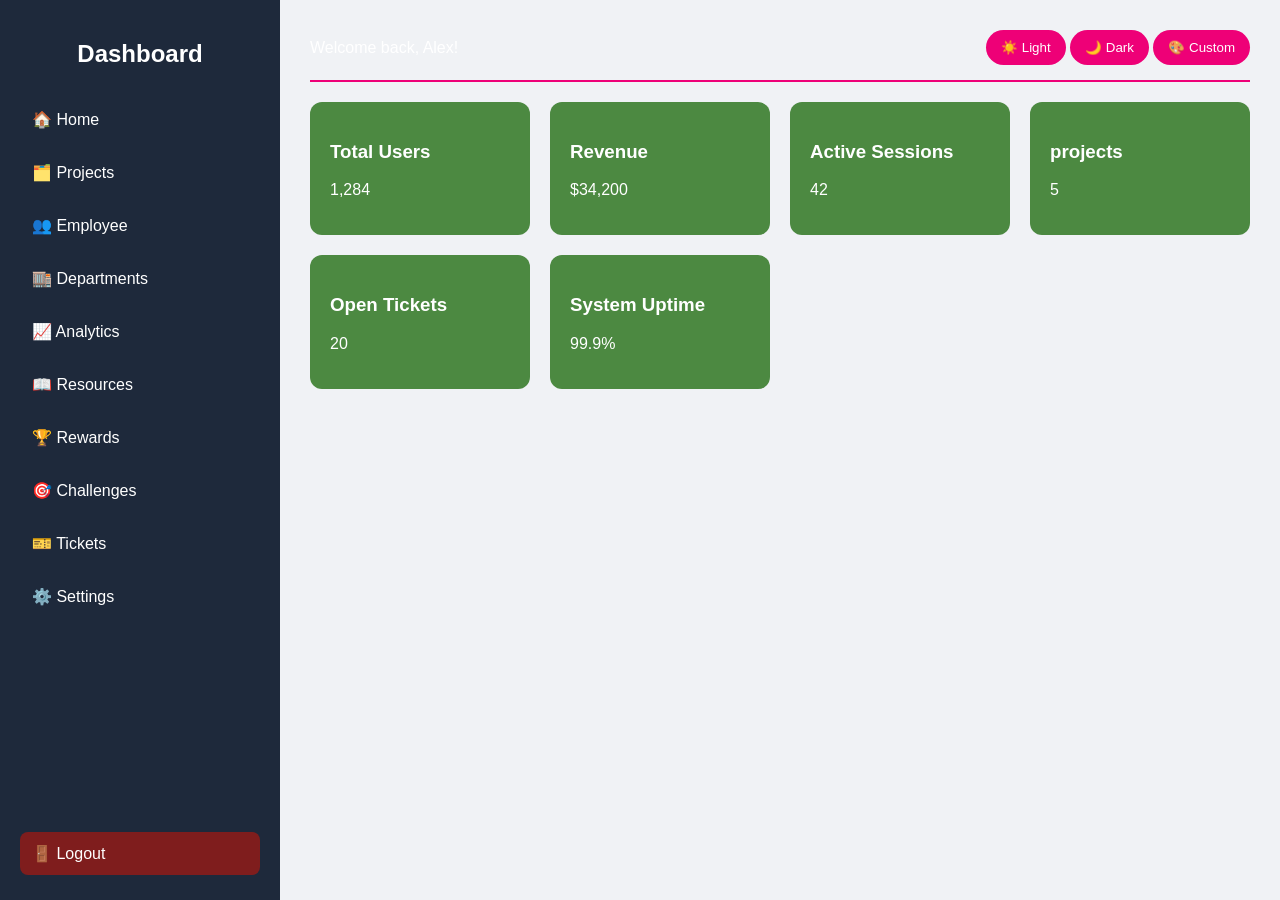
<file: index.html>
<!DOCTYPE html>
<html lang="en">
<head>
    <meta charset="UTF-8">
    <meta name="viewport" content="width=device-width, initial-scale=1.0">
    <title>Theme Switcher Dashboard</title>
    <link rel="stylesheet" href="style.css">
</head>
<body>
    <div class="dashboard">
    <aside class="sidebar">
        <h2>Dashboard</h2>
        <nav>
            <div class="menu-item">🏠 Home</div>
            <div class="menu-item">🗂️ Projects</div>
            <div class="menu-item">👥 Employee</div>
            <div class="menu-item">🏬 Departments</div>
            <div class="menu-item">📈 Analytics</div>
            <div class="menu-item">📖 Resources</div>
            <div class="menu-item">🏆 Rewards</div>
            <div class="menu-item">🎯 Challenges</div>
            <div class="menu-item">🎫 Tickets</div>
            <div class="menu-item">⚙️ Settings</div>
            <div class="menu-item logout">🚪 Logout</div>
        </nav>
    </aside>

    <main class="content">
        <header>
            <div class="user-profile">Welcome back, Alex!</div>
            <div class="theme-controls">
                <button onclick="changeTheme('light')">☀️ Light</button>
                <button onclick="changeTheme('dark')">🌙 Dark</button>
                <button onclick="changeTheme('custom')">🎨 Custom</button>
            </div>
        </header>

        <section class="grid">
            <div class="card"><h3>Total Users</h3><p>1,284</p></div>
            <div class="card"><h3>Revenue</h3><p>$34,200</p></div>
            <div class="card"><h3>Active Sessions</h3><p>42</p></div>
            <div class="card"><h3>projects</h3><p>5</p></div>
            <div class="card"><h3>Open Tickets</h3><p>20</p></div>
            <div class="card"><h3>System Uptime</h3><p>99.9%</p></div>
        </section>
    </main>
</div>
    <script src="main.js"></script>
</body>
</html>
</file>
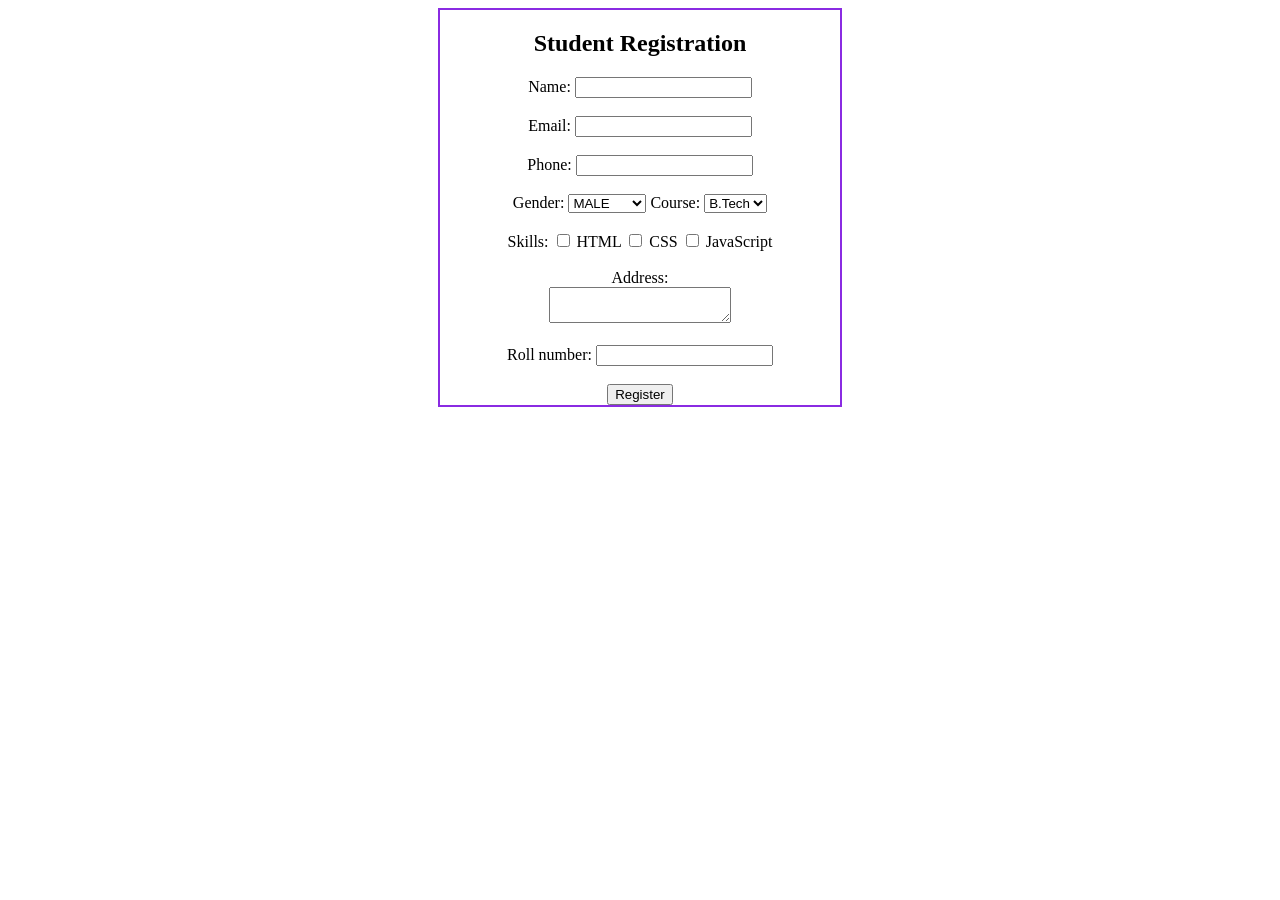
<file: forms/index.html>
<!DOCTYPE html>
<html lang="en">
<head>
    <meta charset="UTF-8">
    <meta name="viewport" content="width=device-width, initial-scale=1.0">
    <title><style></style>Student Registration</title>

<style>
   .student{ 
    border: 2px solid blueviolet;
    width: 400px;
  }
</style>
</head>
<body>
<center>
    <div  class="student">
      
<form>
 <legend><h2>Student Registration</h2></legend>

  Name: <style>input { color: #f00707; }</style><input type="text"><br><br>
  Email:<style>input { color: blue; }</style> <input type="email"><br><br>
  Phone: <input type="tel"><br><br>
  Gender:
  <select>
  <option>MALE</option>
    <option>FEMALE</option>
    <option>OTHERS</option>
   </select>
  Course:
  <select>
    <option>B.Tech</option>
    <option>MBA</option>
    <option>MCA</option>
  </select><br><br>

  Skills:

  <input type="checkbox" > HTML

  <input type="checkbox"> CSS

  <input type="checkbox"> JavaScript<br><br>

   Address:<br>
  <textarea></textarea><br><br>
  Roll number: <input type="text"><br><br>

  <button type=id="submit">Register</button>
  <style>
    #submit{
      background-color: rgb(0, 255, 255);
      border: none;
      padding: 10px 20px;
      font-weight: bold;
      cursor: pointer;
    }
    
 
</form>
</div>
 </center>

</body>
</html>
</file>
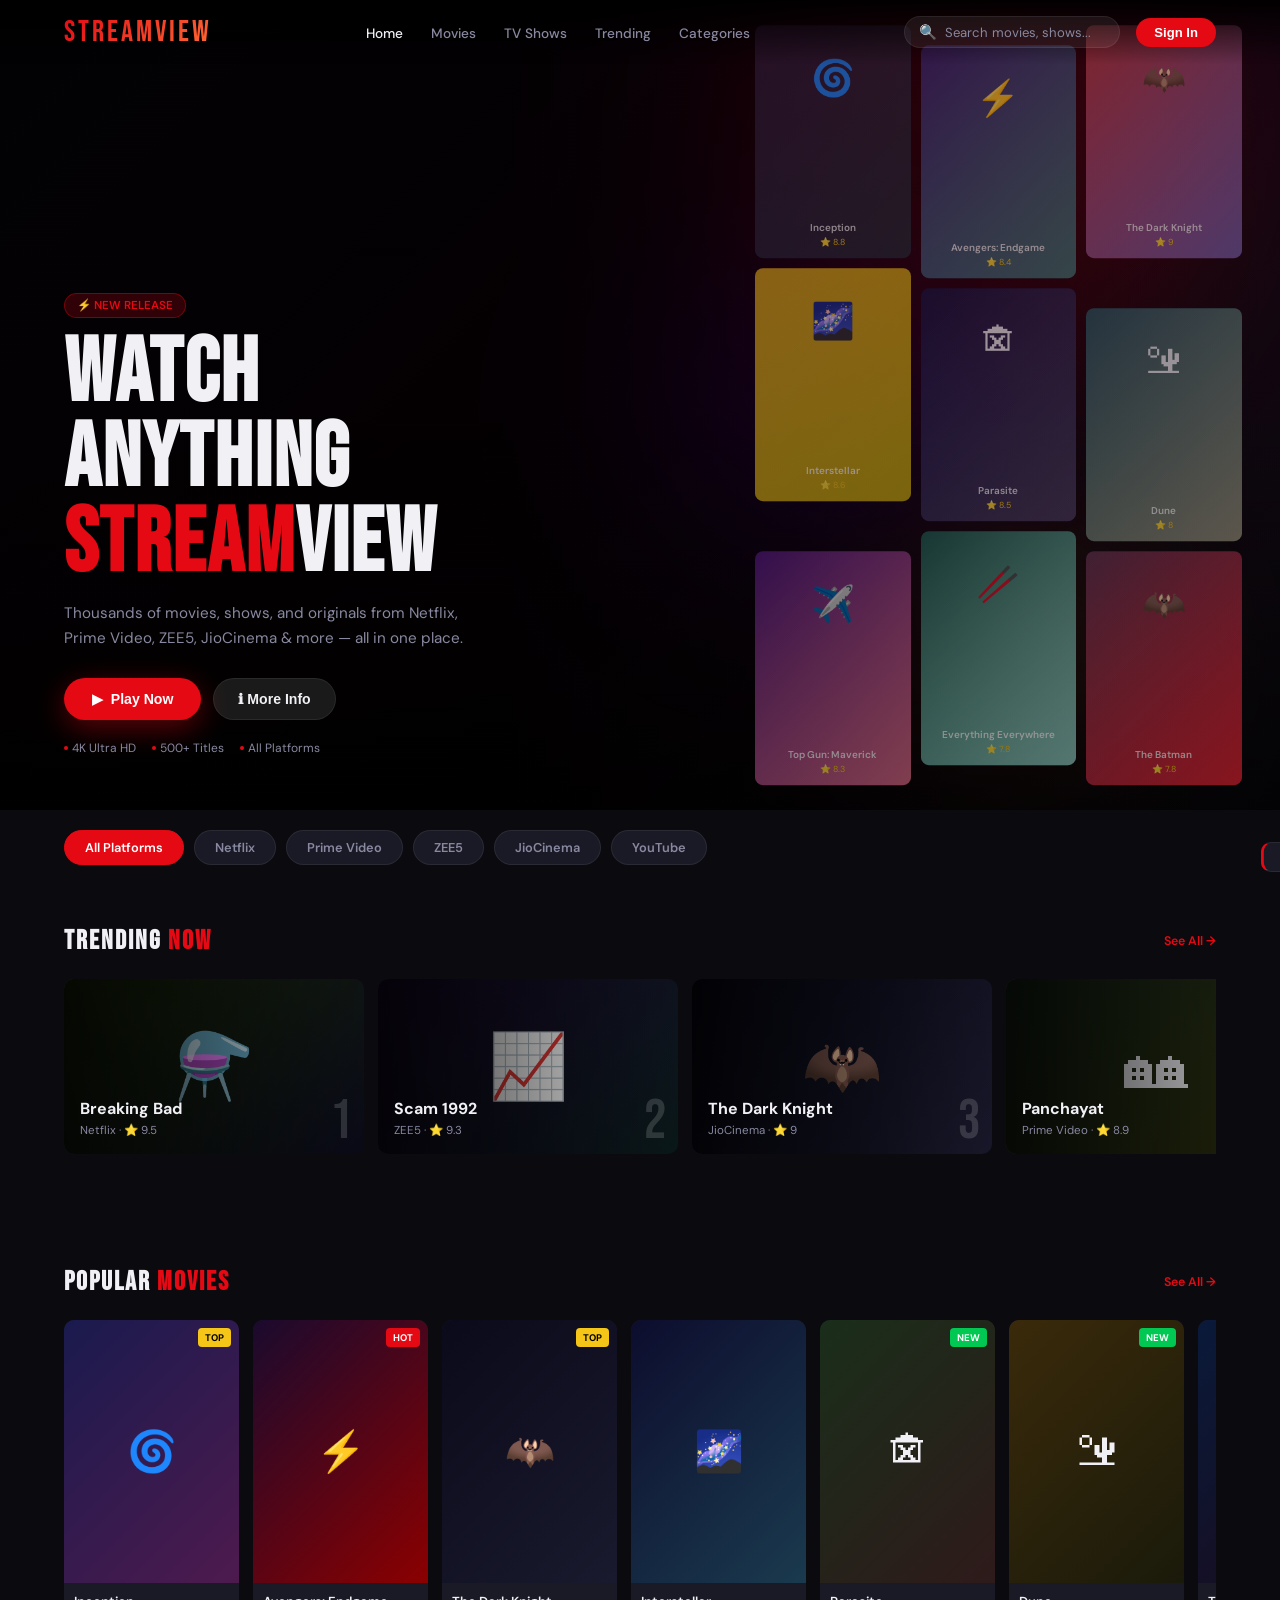
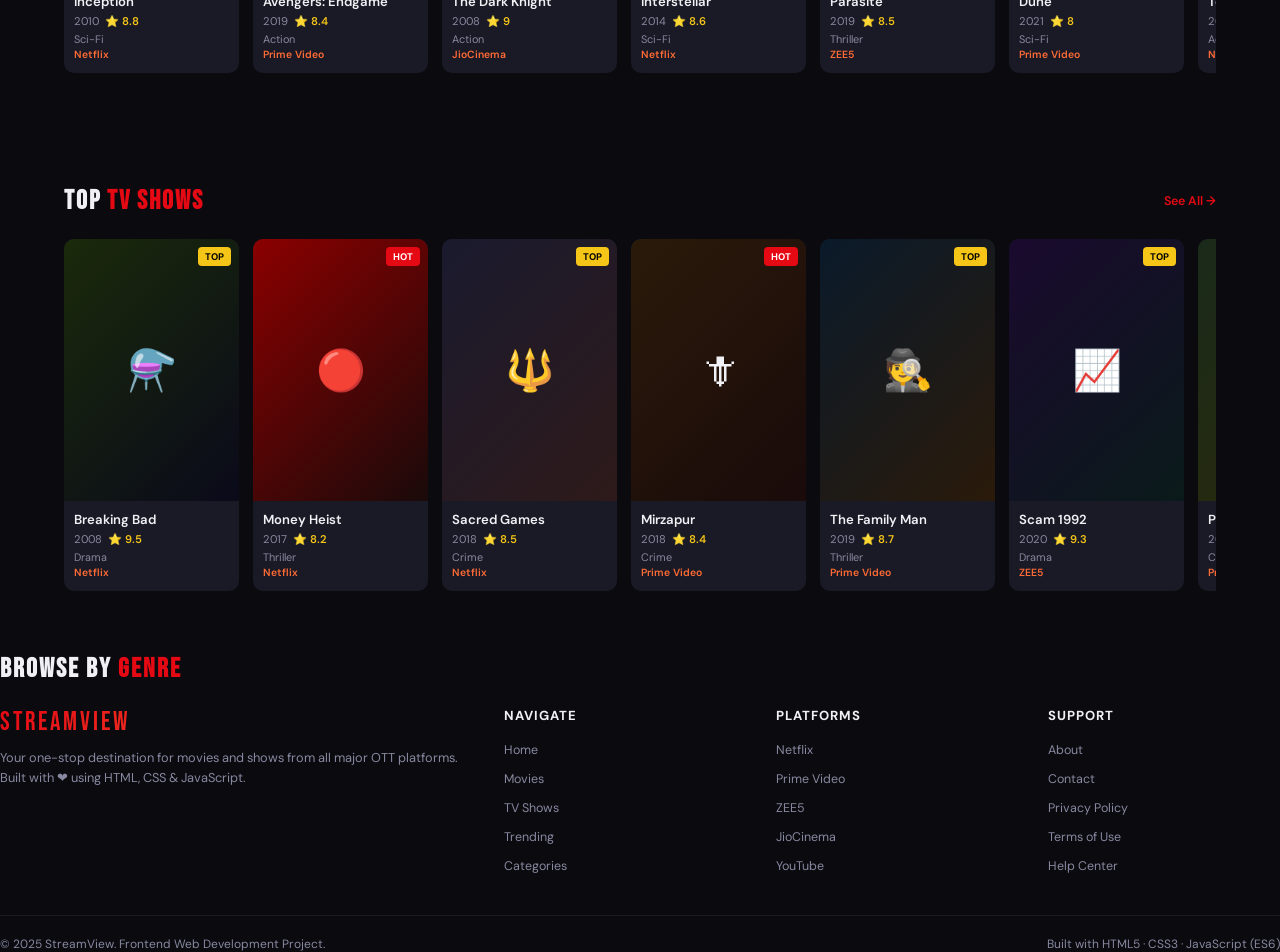
<file: project/index.html>
<!DOCTYPE html>
<html lang="en">
<head>
  <meta charset="UTF-8" />
  <meta name="viewport" content="width=device-width, initial-scale=1.0"/>
  <title>StreamView – Watch Anything</title>
  <link href="https://fonts.googleapis.com/css2?family=Bebas+Neue&family=DM+Sans:wght@300;400;500;600&display=swap" rel="stylesheet"/>
  <style>
    /* ── RESET & BASE ────────────────────────────── */
    *, *::before, *::after { box-sizing: border-box; margin: 0; padding: 0; }
    :root {
      --bg:       #0a0a0f;
      --surface:  #13131a;
      --card:     #1a1a26;
      --accent:   #e50914;
      --accent2:  #ff6b35;
      --gold:     #f5c518;
      --text:     #f0f0f5;
      --muted:    #8888a0;
      --border:   rgba(255,255,255,0.07);
      --font-h:   'Bebas Neue', cursive;
      --font-b:   'DM Sans', sans-serif;
      --radius:   10px;
    }
    html { scroll-behavior: smooth; }
    body {
      background: var(--bg);
      color: var(--text);
      font-family: var(--font-b);
      min-height: 100vh;
      overflow-x: hidden;
    }
    a { text-decoration: none; color: inherit; }
    img { display: block; width: 100%; }

    /* ── SCROLLBAR ───────────────────────────────── */
    ::-webkit-scrollbar { width: 6px; height: 6px; }
    ::-webkit-scrollbar-track { background: var(--bg); }
    ::-webkit-scrollbar-thumb { background: var(--accent); border-radius: 4px; }

    /* ── NAVBAR ──────────────────────────────────── */
    nav {
      position: fixed; top: 0; left: 0; width: 100%; z-index: 100;
      display: flex; align-items: center; justify-content: space-between;
      padding: 0 5vw;
      height: 64px;
      background: linear-gradient(to bottom, rgba(0,0,0,0.92) 0%, transparent 100%);
      backdrop-filter: blur(0px);
      transition: background 0.3s, backdrop-filter 0.3s;
    }
    nav.scrolled {
      background: rgba(10,10,15,0.97);
      backdrop-filter: blur(12px);
      border-bottom: 1px solid var(--border);
    }
    .nav-logo {
      font-family: var(--font-h);
      font-size: 1.9rem;
      letter-spacing: 3px;
      background: linear-gradient(135deg, var(--accent), var(--accent2));
      -webkit-background-clip: text;
      -webkit-text-fill-color: transparent;
    }
    .nav-links {
      display: flex; gap: 28px; list-style: none;
    }
    .nav-links a {
      font-size: 0.85rem; font-weight: 500; color: var(--muted);
      transition: color 0.2s;
    }
    .nav-links a:hover, .nav-links a.active { color: var(--text); }
    .nav-right {
      display: flex; align-items: center; gap: 16px;
    }
    .search-bar {
      display: flex; align-items: center; gap: 8px;
      background: rgba(255,255,255,0.07);
      border: 1px solid var(--border);
      border-radius: 50px;
      padding: 6px 14px;
      transition: background 0.2s, border-color 0.2s;
    }
    .search-bar:focus-within {
      background: rgba(255,255,255,0.12);
      border-color: var(--accent);
    }
    .search-bar input {
      background: none; border: none; outline: none;
      color: var(--text); font-family: var(--font-b);
      font-size: 0.82rem; width: 160px;
    }
    .search-bar input::placeholder { color: var(--muted); }
    .search-icon { color: var(--muted); font-size: 0.9rem; }
    .btn-signin {
      background: var(--accent);
      color: #fff; font-weight: 600; font-size: 0.82rem;
      padding: 7px 18px; border-radius: 50px;
      border: none; cursor: pointer;
      transition: opacity 0.2s, transform 0.15s;
    }
    .btn-signin:hover { opacity: 0.88; transform: scale(1.04); }
    .hamburger { display: none; flex-direction: column; gap: 5px; cursor: pointer; }
    .hamburger span { width: 24px; height: 2px; background: var(--text); border-radius: 2px; }

    /* ── HERO ────────────────────────────────────── */
    .hero {
      position: relative;
      height: 90vh; min-height: 560px;
      display: flex; align-items: flex-end;
      padding: 0 5vw 6vh;
      overflow: hidden;
    }
    .hero-bg {
      position: absolute; inset: 0;
      background: linear-gradient(135deg, #0d0d1a 0%, #1a0010 40%, #0a0a0f 100%);
    }
    .hero-bg::after {
      content: '';
      position: absolute; inset: 0;
      background: linear-gradient(to right, rgba(0,0,0,0.85) 40%, transparent 100%),
                  linear-gradient(to top, rgba(0,0,0,0.7) 0%, transparent 50%);
    }
    /* Animated floating orbs */
    .orb {
      position: absolute; border-radius: 50%;
      filter: blur(80px); opacity: 0.18;
      animation: drift 10s ease-in-out infinite alternate;
    }
    .orb1 { width: 500px; height: 500px; background: var(--accent); top: -100px; right: 5%; animation-delay: 0s; }
    .orb2 { width: 350px; height: 350px; background: #6600cc; top: 30%; right: 25%; animation-delay: -4s; }
    .orb3 { width: 280px; height: 280px; background: var(--accent2); bottom: 0; right: 10%; animation-delay: -7s; }
    @keyframes drift {
      from { transform: translate(0, 0) scale(1); }
      to   { transform: translate(30px, -40px) scale(1.1); }
    }
    /* Fake movie poster grid on right */
    .hero-posters {
      position: absolute; right: 3%; top: 50%; transform: translateY(-50%);
      display: grid; grid-template-columns: repeat(3,1fr); gap: 10px;
      width: 38%; opacity: 0.6;
    }
    .poster-tile {
      border-radius: 8px; overflow: hidden;
      aspect-ratio: 2/3;
      animation: fadeSlide 0.8s ease both;
    }
    .poster-tile:nth-child(1)  { animation-delay: 0.1s; background: linear-gradient(135deg,#1a1a2e,#16213e); }
    .poster-tile:nth-child(2)  { animation-delay: 0.2s; background: linear-gradient(135deg,#2d1b69,#11998e); margin-top: 20px; }
    .poster-tile:nth-child(3)  { animation-delay: 0.3s; background: linear-gradient(135deg,#c0392b,#8e44ad); }
    .poster-tile:nth-child(4)  { animation-delay: 0.4s; background: linear-gradient(135deg,#f7971e,#ffd200); margin-top: -20px; }
    .poster-tile:nth-child(5)  { animation-delay: 0.5s; background: linear-gradient(135deg,#0f0c29,#302b63); }
    .poster-tile:nth-child(6)  { animation-delay: 0.6s; background: linear-gradient(135deg,#134e5e,#71b280); margin-top: 20px; }
    .poster-tile:nth-child(7)  { animation-delay: 0.7s; background: linear-gradient(135deg,#3a1c71,#d76d77); }
    .poster-tile:nth-child(8)  { animation-delay: 0.8s; background: linear-gradient(135deg,#1f4037,#99f2c8); margin-top: -20px; }
    .poster-tile:nth-child(9)  { animation-delay: 0.9s; background: linear-gradient(135deg,#4b1248,#f10711); }
    .poster-tile .poster-inner {
      width: 100%; height: 100%;
      display: flex; flex-direction: column; align-items: center; justify-content: flex-end;
      padding: 10px 8px;
    }
    .poster-tile .p-title { font-size: 0.62rem; font-weight: 600; text-align: center; color: rgba(255,255,255,0.85); }
    .poster-tile .p-rating { font-size: 0.55rem; color: var(--gold); margin-top: 2px; }

    @keyframes fadeSlide {
      from { opacity: 0; transform: translateY(20px); }
      to   { opacity: 1; transform: translateY(0); }
    }
    .hero-content { position: relative; z-index: 2; max-width: 540px; }
    .hero-badge {
      display: inline-flex; align-items: center; gap: 6px;
      background: rgba(229,9,20,0.2); border: 1px solid rgba(229,9,20,0.4);
      color: var(--accent); font-size: 0.72rem; font-weight: 600;
      padding: 4px 12px; border-radius: 50px;
      margin-bottom: 14px;
      animation: fadeSlide 0.6s 0.2s ease both;
    }
    .hero-title {
      font-family: var(--font-h);
      font-size: clamp(3rem, 7vw, 6rem);
      line-height: 0.95;
      letter-spacing: 2px;
      margin-bottom: 14px;
      animation: fadeSlide 0.6s 0.35s ease both;
    }
    .hero-title span { color: var(--accent); }
    .hero-desc {
      font-size: 0.95rem; color: var(--muted); line-height: 1.6;
      margin-bottom: 28px; max-width: 420px;
      animation: fadeSlide 0.6s 0.5s ease both;
    }
    .hero-actions {
      display: flex; gap: 12px; flex-wrap: wrap;
      animation: fadeSlide 0.6s 0.65s ease both;
    }
    .btn-play {
      display: flex; align-items: center; gap: 8px;
      background: var(--accent); color: #fff;
      font-weight: 700; font-size: 0.88rem;
      padding: 12px 28px; border-radius: 50px; border: none; cursor: pointer;
      transition: transform 0.15s, box-shadow 0.2s;
      box-shadow: 0 8px 30px rgba(229,9,20,0.4);
    }
    .btn-play:hover { transform: scale(1.05); box-shadow: 0 12px 40px rgba(229,9,20,0.55); }
    .btn-info {
      display: flex; align-items: center; gap: 8px;
      background: rgba(255,255,255,0.1); color: var(--text);
      font-weight: 600; font-size: 0.88rem;
      padding: 12px 24px; border-radius: 50px; border: 1px solid var(--border); cursor: pointer;
      transition: background 0.2s;
    }
    .btn-info:hover { background: rgba(255,255,255,0.18); }
    .hero-meta {
      display: flex; gap: 16px; margin-top: 20px;
      animation: fadeSlide 0.6s 0.8s ease both;
    }
    .meta-chip {
      font-size: 0.75rem; color: var(--muted);
      display: flex; align-items: center; gap: 4px;
    }
    .meta-chip .dot { width: 4px; height: 4px; border-radius: 50%; background: var(--accent); }

    /* ── SECTION COMMON ──────────────────────────── */
    .section { padding: 50px 5vw; }
    .section-header {
      display: flex; align-items: center; justify-content: space-between;
      margin-bottom: 22px;
    }
    .section-title {
      font-family: var(--font-h);
      font-size: 1.7rem; letter-spacing: 2px;
    }
    .section-title span { color: var(--accent); }
    .see-all {
      font-size: 0.78rem; color: var(--accent); font-weight: 600;
      cursor: pointer; transition: opacity 0.2s;
    }
    .see-all:hover { opacity: 0.7; }

    /* ── PLATFORM CATEGORIES ─────────────────────── */
    .platforms { padding: 20px 5vw 10px; }
    .platform-tabs {
      display: flex; gap: 10px; flex-wrap: wrap;
    }
    .platform-tab {
      padding: 8px 20px; border-radius: 50px;
      font-size: 0.8rem; font-weight: 600;
      border: 1px solid var(--border);
      cursor: pointer; transition: all 0.2s;
      background: var(--card); color: var(--muted);
    }
    .platform-tab.active, .platform-tab:hover {
      background: var(--accent); color: #fff; border-color: var(--accent);
    }

    /* ── MOVIE ROWS (SCROLLABLE) ─────────────────── */
    .movies-row {
      display: flex; gap: 14px;
      overflow-x: auto; padding-bottom: 12px;
      scroll-snap-type: x mandatory;
      scrollbar-width: thin;
    }
    .movies-row::-webkit-scrollbar { height: 3px; }

    /* ── MOVIE CARD ──────────────────────────────── */
    .movie-card {
      flex: 0 0 175px;
      border-radius: var(--radius); overflow: hidden;
      background: var(--card);
      cursor: pointer;
      scroll-snap-align: start;
      transition: transform 0.25s, box-shadow 0.25s;
      position: relative;
    }
    .movie-card:hover { transform: scale(1.06) translateY(-4px); box-shadow: 0 20px 50px rgba(0,0,0,0.6); z-index: 5; }
    .movie-card:hover .card-overlay { opacity: 1; }
    .card-poster {
      aspect-ratio: 2/3;
      position: relative;
    }
    .card-poster-bg {
      width: 100%; height: 100%;
      display: flex; align-items: center; justify-content: center;
      font-size: 2.5rem;
    }
    .card-badge {
      position: absolute; top: 8px; right: 8px;
      background: var(--accent); color: #fff;
      font-size: 0.6rem; font-weight: 700;
      padding: 3px 7px; border-radius: 4px;
    }
    .card-badge.new { background: #00c853; }
    .card-badge.top { background: var(--gold); color: #000; }
    .card-overlay {
      position: absolute; inset: 0;
      background: linear-gradient(to top, rgba(0,0,0,0.9) 0%, transparent 60%);
      opacity: 0; transition: opacity 0.25s;
      display: flex; align-items: center; justify-content: center;
    }
    .play-btn {
      width: 44px; height: 44px; border-radius: 50%;
      background: rgba(229,9,20,0.9);
      display: flex; align-items: center; justify-content: center;
      font-size: 1rem;
    }
    .card-info { padding: 10px 10px 12px; }
    .card-title { font-size: 0.82rem; font-weight: 600; margin-bottom: 4px; white-space: nowrap; overflow: hidden; text-overflow: ellipsis; }
    .card-meta { display: flex; align-items: center; gap: 6px; }
    .card-year { font-size: 0.7rem; color: var(--muted); }
    .card-rating {
      display: flex; align-items: center; gap: 3px;
      font-size: 0.7rem; color: var(--gold); font-weight: 600;
    }
    .card-genre { font-size: 0.68rem; color: var(--muted); margin-top: 4px; }
    .card-platform { font-size: 0.65rem; color: var(--accent2); font-weight: 600; margin-top: 2px; }

    /* ── TRENDING (large banner cards) ───────────── */
    .trending-card {
      flex: 0 0 300px; height: 175px;
      border-radius: var(--radius); overflow: hidden;
      position: relative; cursor: pointer;
      scroll-snap-align: start;
      transition: transform 0.25s;
    }
    .trending-card:hover { transform: scale(1.04); z-index: 5; }
    .trending-bg { width: 100%; height: 100%; }
    .trending-overlay {
      position: absolute; inset: 0;
      background: linear-gradient(to right, rgba(0,0,0,0.8) 0%, rgba(0,0,0,0.1) 100%);
      display: flex; flex-direction: column; justify-content: flex-end; padding: 16px;
    }
    .trending-num {
      font-family: var(--font-h); font-size: 3.5rem; line-height: 1;
      color: rgba(255,255,255,0.15); position: absolute; right: 12px; bottom: 4px;
    }
    .trending-title { font-size: 1rem; font-weight: 700; margin-bottom: 4px; }
    .trending-sub { font-size: 0.72rem; color: var(--muted); }

    /* ── SEARCH RESULTS ──────────────────────────── */
    #search-results {
      display: none; padding: 20px 5vw;
    }
    #search-results.active { display: block; }
    .results-grid {
      display: grid;
      grid-template-columns: repeat(auto-fill, minmax(155px, 1fr));
      gap: 14px;
    }

   
    }

    /* ── FOOTER ──────────────────────────────────── */
    footer {
      background: var(--surface);
      border-top: 1px solid var(--border);
      padding: 40px 5vw 24px;
    }
    .footer-top {
      display: grid; grid-template-columns: 2fr 1fr 1fr 1fr;
      gap: 40px; margin-bottom: 32px;
    }
    .footer-logo { font-family: var(--font-h); font-size: 1.6rem; letter-spacing: 3px; background: linear-gradient(135deg, var(--accent), var(--accent2)); -webkit-background-clip: text; -webkit-text-fill-color: transparent; margin-bottom: 10px; }
    .footer-desc { font-size: 0.8rem; color: var(--muted); line-height: 1.6; }
    .footer-col h4 { font-size: 0.82rem; font-weight: 700; margin-bottom: 14px; color: var(--text); text-transform: uppercase; letter-spacing: 1px; }
    .footer-col ul { list-style: none; }
    .footer-col ul li { margin-bottom: 8px; }
    .footer-col ul li a { font-size: 0.78rem; color: var(--muted); transition: color 0.2s; }
    .footer-col ul li a:hover { color: var(--accent); }
    .footer-bottom {
      border-top: 1px solid var(--border); padding-top: 20px;
      display: flex; justify-content: space-between; align-items: center; flex-wrap: wrap; gap: 10px;
    }
    .footer-bottom p { font-size: 0.75rem; color: var(--muted); }

    /* ── NOTIFICATION TOAST ──────────────────────── */
    .toast {
      position: fixed; bottom: 28px; right: 28px; z-index: 999;
      background: var(--card); border: 1px solid var(--border);
      border-left: 3px solid var(--accent);
      padding: 14px 20px; border-radius: 10px;
      font-size: 0.82rem; color: var(--text);
      transform: translateX(120%); transition: transform 0.3s cubic-bezier(.34,1.56,.64,1);
      max-width: 280px;
    }
    .toast.show { transform: translateX(0); }

    /* ── RESPONSIVE ──────────────────────────────── */
    @media (max-width: 900px) {
      .nav-links { display: none; }
      .hero-posters { display: none; }
      .footer-top { grid-template-columns: 1fr 1fr; }
    }
    @media (max-width: 640px) {
      .hamburger { display: flex; }
      .search-bar { display: none; }
      .hero { height: 75vh; align-items: center; text-align: center; }
      .hero-actions { justify-content: center; }
      .hero-meta { justify-content: center; }
      .footer-top { grid-template-columns: 1fr; }
      .footer-bottom { flex-direction: column; text-align: center; }
    }
    /* Mobile menu */
    .mobile-nav {
      position: fixed; inset: 0; z-index: 90;
      background: rgba(10,10,15,0.97); backdrop-filter: blur(12px);
      display: flex; flex-direction: column; align-items: center; justify-content: center;
      gap: 28px;
      transform: translateY(-100%); transition: transform 0.35s ease;
    }
    .mobile-nav.open { transform: translateY(0); }
    .mobile-nav a { font-family: var(--font-h); font-size: 2rem; letter-spacing: 2px; color: var(--text); }
    .mobile-nav a:hover { color: var(--accent); }
    .close-nav { position: absolute; top: 22px; right: 22px; font-size: 1.6rem; cursor: pointer; color: var(--muted); }
  </style>
</head>
<body>

<!-- MOBILE MENU -->
<div class="mobile-nav" id="mobileNav">
  <span class="close-nav" onclick="closeMobileNav()">✕</span>
  <a href="#" onclick="closeMobileNav()">HOME</a>
  <a href="#" onclick="closeMobileNav()">MOVIES</a>
  <a href="#" onclick="closeMobileNav()">TV SHOWS</a>
  <a href="#" onclick="closeMobileNav()">TRENDING</a>
  <a href="#" onclick="closeMobileNav()">SEARCH</a>
</div>

<!-- NAVBAR -->
<nav id="navbar">
  <div class="nav-logo">STREAMVIEW</div>
  <ul class="nav-links">
    <li><a href="#" class="active">Home</a></li>
    <li><a href="#movies">Movies</a></li>
    <li><a href="#tvshows">TV Shows</a></li>
    <li><a href="#trending">Trending</a></li>
    <li><a href="#categories">Categories</a></li>
  </ul>
  <div class="nav-right">
    <div class="search-bar">
      <span class="search-icon">🔍</span>
      <input type="text" id="searchInput" placeholder="Search movies, shows..." oninput="handleSearch(this.value)" />
    </div>
    <button class="btn-signin" onclick="showToast('Sign in feature coming soon!')">Sign In</button>
    <div class="hamburger" onclick="openMobileNav()">
      <span></span><span></span><span></span>
    </div>
  </div>
</nav>

<!-- HERO -->
<section class="hero">
  <div class="hero-bg">
    <div class="orb orb1"></div>
    <div class="orb orb2"></div>
    <div class="orb orb3"></div>
  </div>
  <!-- Poster grid decoration -->
  <div class="hero-posters" id="heroPosterGrid"></div>
  <div class="hero-content">
    <div class="hero-badge">⚡ NEW RELEASE</div>
    <h1 class="hero-title">WATCH<br/>ANYTHING<br/><span>STREAM</span>VIEW</h1>
    <p class="hero-desc">Thousands of movies, shows, and originals from Netflix, Prime Video, ZEE5, JioCinema & more — all in one place.</p>
    <div class="hero-actions">
      <button class="btn-play" onclick="showToast('▶ Playing featured content...')">▶ &nbsp;Play Now</button>
      <button class="btn-info" onclick="showToast('ℹ More info loading...')">ℹ More Info</button>
    </div>
    <div class="hero-meta">
      <div class="meta-chip"><div class="dot"></div>4K Ultra HD</div>
      <div class="meta-chip"><div class="dot"></div>500+ Titles</div>
      <div class="meta-chip"><div class="dot"></div>All Platforms</div>
    </div>
  </div>
</section>

<!-- PLATFORM TABS -->
<div class="platforms">
  <div class="platform-tabs" id="platformTabs">
    <div class="platform-tab active" data-platform="All" onclick="filterPlatform(this)">All Platforms</div>
    <div class="platform-tab" data-platform="Netflix" onclick="filterPlatform(this)">Netflix</div>
    <div class="platform-tab" data-platform="Prime Video" onclick="filterPlatform(this)">Prime Video</div>
    <div class="platform-tab" data-platform="ZEE5" onclick="filterPlatform(this)">ZEE5</div>
    <div class="platform-tab" data-platform="JioCinema" onclick="filterPlatform(this)">JioCinema</div>
    <div class="platform-tab" data-platform="YouTube" onclick="filterPlatform(this)">YouTube</div>
  </div>
</div>

<!-- SEARCH RESULTS -->
<section id="search-results">
  <div class="section-header">
    <h2 class="section-title">Search <span>Results</span></h2>
    <span class="see-all" onclick="clearSearch()">✕ Clear</span>
  </div>
  <div class="results-grid" id="resultsGrid"></div>
</section>

<!-- TRENDING -->
<section class="section" id="trending">
  <div class="section-header">
    <h2 class="section-title">Trending <span>Now</span></h2>
    <span class="see-all">See All →</span>
  </div>
  <div class="movies-row" id="trendingRow"></div>
</section>

<!-- MOVIES -->
<section class="section" id="movies">
  <div class="section-header">
    <h2 class="section-title">Popular <span>Movies</span></h2>
    <span class="see-all">See All →</span>
  </div>
  <div class="movies-row" id="moviesRow"></div>
</section>

<!-- TV SHOWS -->
<section class="section" id="tvshows">
  <div class="section-header">
    <h2 class="section-title">Top <span>TV Shows</span></h2>
    <span class="see-all">See All →</span>
  </div>
  <div class="movies-row" id="tvRow"></div>
</section>

<!-- CATEGORIES -->
<div class="categories-section" id="categories">
  <div class="section-header">
    <h2 class="section-title">Browse by <span>Genre</span></h2>
  </div>
 
<!-- FOOTER -->
<footer>
  <div class="footer-top">
    <div>
      <div class="footer-logo">STREAMVIEW</div>
      <p class="footer-desc">Your one-stop destination for movies and shows from all major OTT platforms. Built with ❤ using HTML, CSS & JavaScript.</p>
    </div>
    <div class="footer-col">
      <h4>Navigate</h4>
      <ul>
        <li><a href="#">Home</a></li>
        <li><a href="#movies">Movies</a></li>
        <li><a href="#tvshows">TV Shows</a></li>
        <li><a href="#trending">Trending</a></li>
        <li><a href="#categories">Categories</a></li>
      </ul>
    </div>
    <div class="footer-col">
      <h4>Platforms</h4>
      <ul>
        <li><a href="#">Netflix</a></li>
        <li><a href="#">Prime Video</a></li>
        <li><a href="#">ZEE5</a></li>
        <li><a href="#">JioCinema</a></li>
        <li><a href="#">YouTube</a></li>
      </ul>
    </div>
    <div class="footer-col">
      <h4>Support</h4>
      <ul>
        <li><a href="#">About</a></li>
        <li><a href="#">Contact</a></li>
        <li><a href="#">Privacy Policy</a></li>
        <li><a href="#">Terms of Use</a></li>
        <li><a href="#">Help Center</a></li>
      </ul>
    </div>
  </div>
  <div class="footer-bottom">
    <p>© 2025 StreamView. Frontend Web Development Project.</p>
    <p>Built with HTML5 · CSS3 · JavaScript (ES6)</p>
  </div>
</footer>

<!-- TOAST -->
<div class="toast" id="toast"></div>

<script>
// ── DATA ────────────────────────────────────────────
const MOVIES = [
  { id:1, title:"Inception", year:2010, rating:8.8, genre:"Sci-Fi", platform:"Netflix", emoji:"🌀", badge:"TOP", color:"#1a1a4e,#4e1a4e" },
  { id:2, title:"Avengers: Endgame", year:2019, rating:8.4, genre:"Action", platform:"Prime Video", emoji:"⚡", badge:"HOT", color:"#1a0a2e,#8B0000" },
  { id:3, title:"The Dark Knight", year:2008, rating:9.0, genre:"Action", platform:"JioCinema", emoji:"🦇", badge:"TOP", color:"#0a0a1a,#1a1a2e" },
  { id:4, title:"Interstellar", year:2014, rating:8.6, genre:"Sci-Fi", platform:"Netflix", emoji:"🌌", badge:"", color:"#0d0d2e,#1a3a4e" },
  { id:5, title:"Parasite", year:2019, rating:8.5, genre:"Thriller", platform:"ZEE5", emoji:"🏚", badge:"NEW", color:"#1a2e1a,#2e1a1a" },
  { id:6, title:"Dune", year:2021, rating:8.0, genre:"Sci-Fi", platform:"Prime Video", emoji:"🏜", badge:"NEW", color:"#3a2a0a,#1a1a0a" },
  { id:7, title:"Top Gun: Maverick", year:2022, rating:8.3, genre:"Action", platform:"Netflix", emoji:"✈️", badge:"HOT", color:"#0a1a3a,#1a0a1a" },
  { id:8, title:"Everything Everywhere", year:2022, rating:7.8, genre:"Comedy", platform:"YouTube", emoji:"🥢", badge:"NEW", color:"#2a1a3a,#1a2a1a" },
  { id:9, title:"The Batman", year:2022, rating:7.8, genre:"Action", platform:"JioCinema", emoji:"🦇", badge:"", color:"#0d0d1a,#1a0d0d" },
  { id:10, title:"RRR", year:2022, rating:7.8, genre:"Action", platform:"Netflix", emoji:"🔥", badge:"HOT", color:"#3a1a0a,#1a0a0a" },
  { id:11, title:"KGF Chapter 2", year:2022, rating:8.4, genre:"Action", platform:"Prime Video", emoji:"⛏", badge:"TOP", color:"#1a1a0a,#3a2a0a" },
  { id:12, title:"Pushpa", year:2021, rating:7.6, genre:"Action", platform:"ZEE5", emoji:"🌿", badge:"", color:"#1a2a0a,#2a1a0a" },
];

const TV_SHOWS = [
  { id:13, title:"Breaking Bad", year:2008, rating:9.5, genre:"Drama", platform:"Netflix", emoji:"⚗️", badge:"TOP", color:"#1a2a0a,#0a0a1a" },
  { id:14, title:"Money Heist", year:2017, rating:8.2, genre:"Thriller", platform:"Netflix", emoji:"🔴", badge:"HOT", color:"#8B0000,#1a0a0a" },
  { id:15, title:"Sacred Games", year:2018, rating:8.5, genre:"Crime", platform:"Netflix", emoji:"🔱", badge:"TOP", color:"#1a1a2e,#2e1a1a" },
  { id:16, title:"Mirzapur", year:2018, rating:8.4, genre:"Crime", platform:"Prime Video", emoji:"🗡", badge:"HOT", color:"#2a1a0a,#1a0a0a" },
  { id:17, title:"The Family Man", year:2019, rating:8.7, genre:"Thriller", platform:"Prime Video", emoji:"🕵️", badge:"TOP", color:"#0a1a2a,#2a1a0a" },
  { id:18, title:"Scam 1992", year:2020, rating:9.3, genre:"Drama", platform:"ZEE5", emoji:"📈", badge:"TOP", color:"#1a0a2e,#0a1a1a" },
  { id:19, title:"Panchayat", year:2020, rating:8.9, genre:"Comedy", platform:"Prime Video", emoji:"🏘", badge:"NEW", color:"#1a2a1a,#2a2a0a" },
  { id:20, title:"Stranger Things", year:2016, rating:8.7, genre:"Sci-Fi", platform:"Netflix", emoji:"🌀", badge:"HOT", color:"#0a0a2a,#1a0a2a" },
];

const GENRES = ["Action","Sci-Fi","Drama","Thriller","Comedy","Crime","Romance","Horror"];
const ALL_CONTENT = [...MOVIES, ...TV_SHOWS];

let currentGenre = "Action";
let currentPlatform = "All";

// ── HERO POSTERS ────────────────────────────────────
function buildHeroPosters() {
  const grid = document.getElementById('heroPosterGrid');
  const items = ALL_CONTENT.slice(0, 9);
  grid.innerHTML = items.map(m => `
    <div class="poster-tile">
      <div class="poster-inner" style="background:linear-gradient(135deg,#${Math.floor(Math.random()*0xffffff).toString(16).padStart(6,'0')}22,#${Math.floor(Math.random()*0xffffff).toString(16).padStart(6,'0')}44)">
        <div style="font-size:2.2rem;margin-bottom:auto;padding-top:20px">${m.emoji}</div>
        <div class="p-title">${m.title}</div>
        <div class="p-rating">⭐ ${m.rating}</div>
      </div>
    </div>
  `).join('');
}

// ── CARD BUILDER ────────────────────────────────────
function makeCard(m) {
  const badgeClass = m.badge === 'NEW' ? 'new' : m.badge === 'TOP' ? 'top' : '';
  return `
    <div class="movie-card" onclick="showToast('▶ Playing: ${m.title}')">
      <div class="card-poster">
        <div class="card-poster-bg" style="background:linear-gradient(135deg,${m.color})">${m.emoji}</div>
        ${m.badge ? `<div class="card-badge ${badgeClass}">${m.badge}</div>` : ''}
        <div class="card-overlay"><div class="play-btn">▶</div></div>
      </div>
      <div class="card-info">
        <div class="card-title">${m.title}</div>
        <div class="card-meta">
          <span class="card-year">${m.year}</span>
          <div class="card-rating">⭐ ${m.rating}</div>
        </div>
        <div class="card-genre">${m.genre}</div>
        <div class="card-platform">${m.platform}</div>
      </div>
    </div>`;
}

// ── TRENDING CARDS ──────────────────────────────────
function makeTrendingCard(m, i) {
  return `
    <div class="trending-card" onclick="showToast('▶ Playing: ${m.title}')">
      <div class="trending-bg" style="background:linear-gradient(135deg,${m.color});display:flex;align-items:center;justify-content:center;font-size:4rem">${m.emoji}</div>
      <div class="trending-overlay">
        <div class="trending-title">${m.title}</div>
        <div class="trending-sub">${m.platform} · ⭐ ${m.rating}</div>
      </div>
      <div class="trending-num">${i+1}</div>
    </div>`;
}

// ── RENDER SECTIONS ─────────────────────────────────
function renderSections() {
  const filtered = currentPlatform === 'All' ? MOVIES : MOVIES.filter(m => m.platform === currentPlatform);
  const tvFiltered = currentPlatform === 'All' ? TV_SHOWS : TV_SHOWS.filter(m => m.platform === currentPlatform);
  const trendingAll = currentPlatform === 'All' ? ALL_CONTENT : ALL_CONTENT.filter(m => m.platform === currentPlatform);

  document.getElementById('moviesRow').innerHTML = filtered.length
    ? filtered.map(makeCard).join('')
    : '<p style="color:var(--muted);font-size:0.85rem">No movies found for this platform.</p>';

  document.getElementById('tvRow').innerHTML = tvFiltered.length
    ? tvFiltered.map(makeCard).join('')
    : '<p style="color:var(--muted);font-size:0.85rem">No shows found for this platform.</p>';

  const trending = trendingAll.sort((a,b) => b.rating - a.rating).slice(0, 8);
  document.getElementById('trendingRow').innerHTML = trending.map(makeTrendingCard).join('');

  renderGenre();
}

// ── GENRES ──────────────────────────────────────────
function renderGenreChips() {
  const chips = document.getElementById('genreChips');
  chips.innerHTML = GENRES.map(g => `
    <div class="cat-chip ${g === currentGenre ? 'active' : ''}" onclick="selectGenre(this, '${g}')">${g}</div>
  `).join('');
}
function selectGenre(el, genre) {
  currentGenre = genre;
  document.querySelectorAll('.cat-chip').forEach(c => c.classList.remove('active'));
  el.classList.add('active');
  renderGenre();
}
function renderGenre() {
  const filtered = ALL_CONTENT.filter(m => m.genre === currentGenre);
  document.getElementById('genreRow').innerHTML = filtered.length
    ? filtered.map(makeCard).join('')
    : '<p style="color:var(--muted);font-size:0.85rem">No titles in this genre.</p>';
}

// ── PLATFORM FILTER ─────────────────────────────────
function filterPlatform(el) {
  currentPlatform = el.dataset.platform;
  document.querySelectorAll('.platform-tab').forEach(t => t.classList.remove('active'));
  el.classList.add('active');
  renderSections();
}

// ── SEARCH ──────────────────────────────────────────
function handleSearch(q) {
  const resultsSection = document.getElementById('search-results');
  const grid = document.getElementById('resultsGrid');
  if (!q.trim()) { resultsSection.classList.remove('active'); return; }
  resultsSection.classList.add('active');
  const results = ALL_CONTENT.filter(m =>
    m.title.toLowerCase().includes(q.toLowerCase()) ||
    m.genre.toLowerCase().includes(q.toLowerCase()) ||
    m.platform.toLowerCase().includes(q.toLowerCase())
  );
  grid.innerHTML = results.length
    ? results.map(makeCard).join('')
    : '<p style="color:var(--muted)">No results found.</p>';
}
function clearSearch() {
  document.getElementById('searchInput').value = '';
  document.getElementById('search-results').classList.remove('active');
}

// ── TOAST ────────────────────────────────────────────
function showToast(msg) {
  const t = document.getElementById('toast');
  t.textContent = msg; t.classList.add('show');
  setTimeout(() => t.classList.remove('show'), 2800);
}

// ── NAV SCROLL ───────────────────────────────────────
window.addEventListener('scroll', () => {
  document.getElementById('navbar').classList.toggle('scrolled', window.scrollY > 50);
});

// ── MOBILE NAV ───────────────────────────────────────
function openMobileNav() { document.getElementById('mobileNav').classList.add('open'); }
function closeMobileNav() { document.getElementById('mobileNav').classList.remove('open'); }

// ── INIT ─────────────────────────────────────────────
buildHeroPosters();
renderSections();
renderGenreChips();
</script>
</body>
</html>
</file>
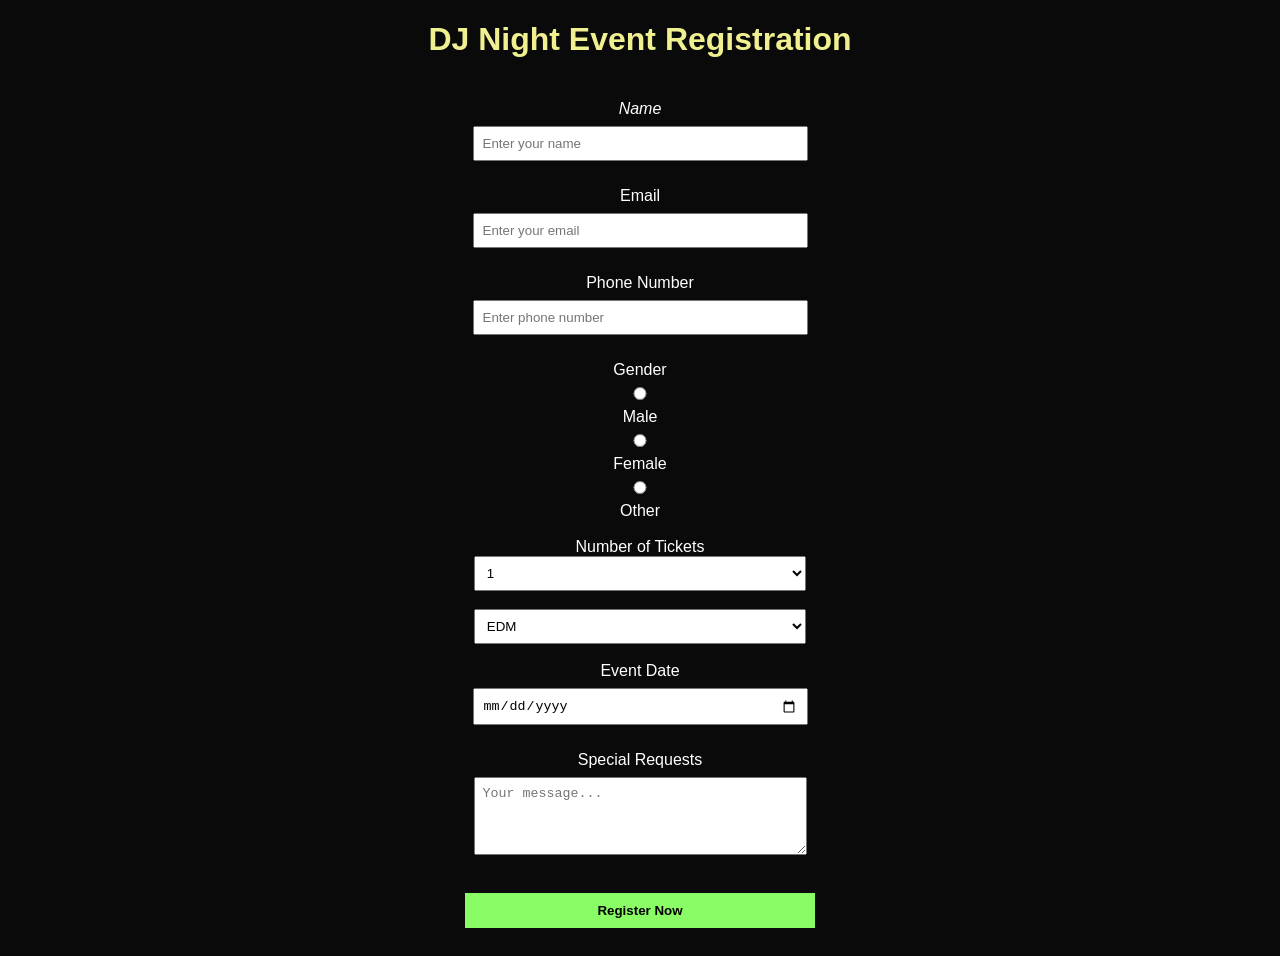
<file: forms/form1.html>
<!DOCTYPE html>
<html>
<head>
<title>DJ Night Event Registration</title>
</head>
<style>

 
    </style>    
<style>
    body{
font-family: Arial;
background-image:url("https://images.unsplash.com/photo-1541500792866-07f25e0c8578?w=1300");
margin:0;
    }
    
/* Background website content */
.content{
padding:40px;
text-align:center;
}

/* Popup background */
.popup{
position:fixed;
top:0;
left:0;
width:100%;
height:100%;
background:rgba(27, 27, 27, 0.5);
backdrop-filter: blur(5px);
display:flex;
justify-content:center;
align-items:center;
}

/* Form box */
.form-box{
background:white;
padding:20px;
width:300px;
border-radius:8px;
}

/* Input fields */
input, textarea{
width:100%;
padding:8px;
margin:8px 0;
}

/* Buttons */
button{
padding:8px 15px;
border:none;
background:blue;
color:white;
cursor:pointer;
}

.close{
background:rgb(162, 0, 255);
float:right;
}
</style>

<body style="font-family:Arial; background-color:rgb(10, 10, 10); color:white; text-align:center;">

<h1 style="color:rgb(240, 240, 145);">DJ Night Event Registration</h1>

<form style="background-color:hsla(9, 100%, 64%, 0); padding:20px; width:350px; margin:auto; border-radius:10px;">

<label><i>Name</i></label><br>
<input type="text" placeholder="Enter your name" style="width:90%; padding:8px;"><br><br>

<label>Email</label><br>
<input type="email" placeholder="Enter your email" style="width:90%; padding:8px;"><br><br>

<label>Phone Number</label><br>
<input type="tel" placeholder="Enter phone number" style="width:90%; padding:8px;"><br><br>

<label>Gender</label><br>
<input type="radio" name="gender"> Male
<input type="radio" name="gender"> Female
<input type="radio" name="gender"> Other
<br><br>

<label>Number of Tickets</label><br>
<select style="width:95%; padding:8px;">
<option>1</option>
<option>2</option>
<option>3</option>
<option>4</option>
</select>
<br><br>

<select style="width:95%; padding:8px;">
<option>EDM</option>
<option>Hip Hop</option>
<option>Bollywood</option>
<option>Techno</option>
</select>
<br><br>

<label>Event Date</label><br>
<input type="date" style="width:90%; padding:8px;"><br><br>

<label>Special Requests</label><br>
<textarea placeholder="Your message..." style="width:90%; height:60px;"></textarea>
<br><br>

<input type="submit" value="Register Now" 
style="background-color:rgb(137, 252, 102); border:none; padding:10px 20px; font-weight:bold; cursor:pointer;">

</form>
<script>
function closePopup(){
console.log("thank you for registering!");
}
</script>
</body>
</html>
</file>
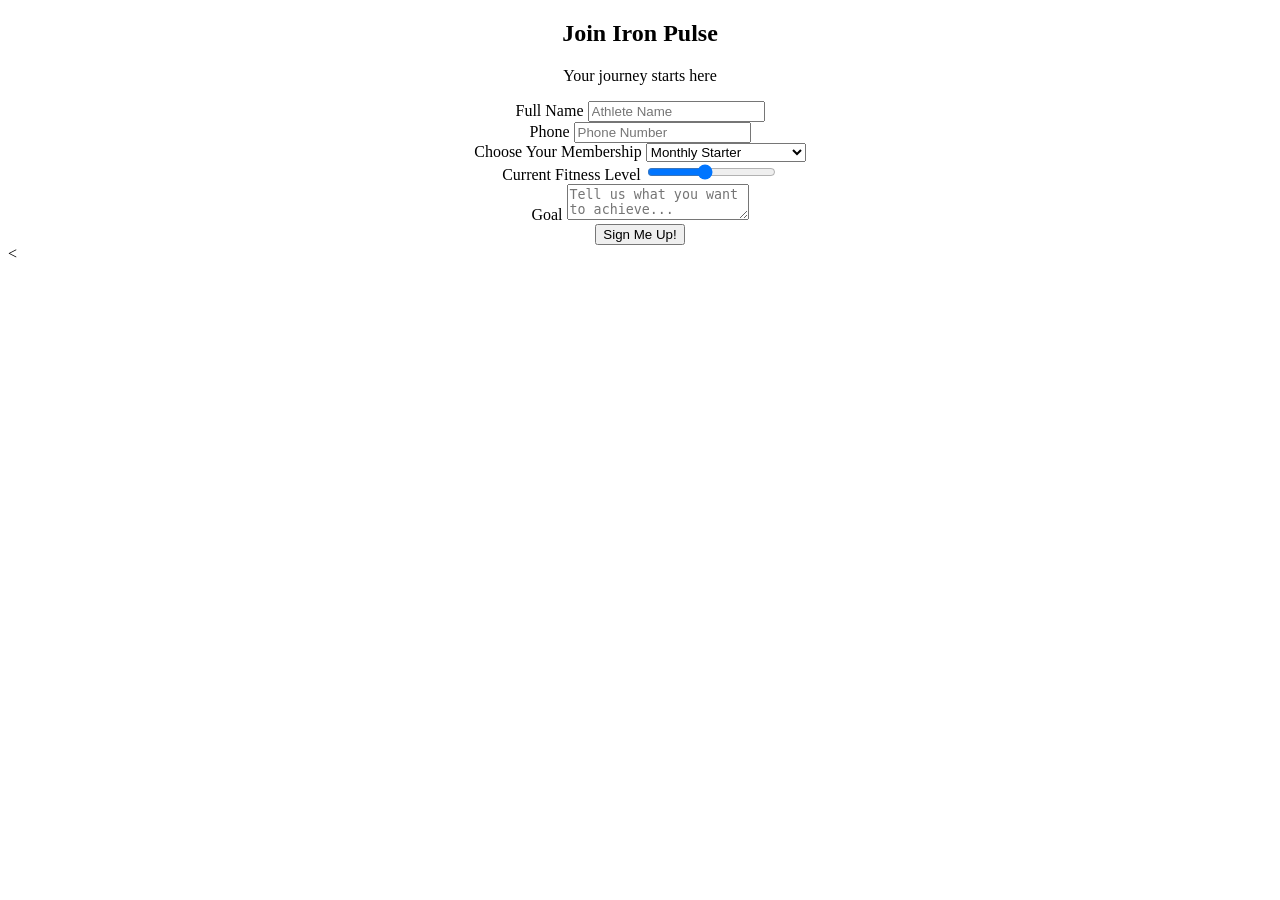
<file: forms/gym.html>
<!DOCTYPE html>
<html lang="en">
<head>
    <meta charset="UTF-8">
    <meta name="viewport" content="width=device-width, initial-scale=1.0">
    <title>Iron Pulse Gym Membership</title
</head>
<body>
    <center>



    <div class="header">
        <h2>Join Iron Pulse</h2>
        <p>Your journey starts here</p>
    </div>

    <form id="gymForm">

                <label>Full Name</label>
                <input type="text" placeholder="Athlete Name" required>
            </div>
            <div class="form-group">
                <label>Phone</label>
                <input type="tel" placeholder="Phone Number" required>
            </div>
        </div>

        <div class="form-group">
            <label>Choose Your Membership</label>
            <select>
                <option>Monthly Starter</option>
                <option>Yearly Pro (Best Value)</option>
                <option>VIP Personal Training</option>
            </select>
        </div>

        <div class="form-group">
            <label>Current Fitness Level</label>
            
                <input type="range" min="1" max="10" value="5">
        
        </div>

        <div class="form-group">
            <label>Goal</label>
            <textarea rows="2" placeholder="Tell us what you want to achieve..."></textarea>
        </div>

        <button type="submit" class="btn-submit">Sign Me Up!</button>
    </form>
    </center><
</div>


</body>
</html>
</file>
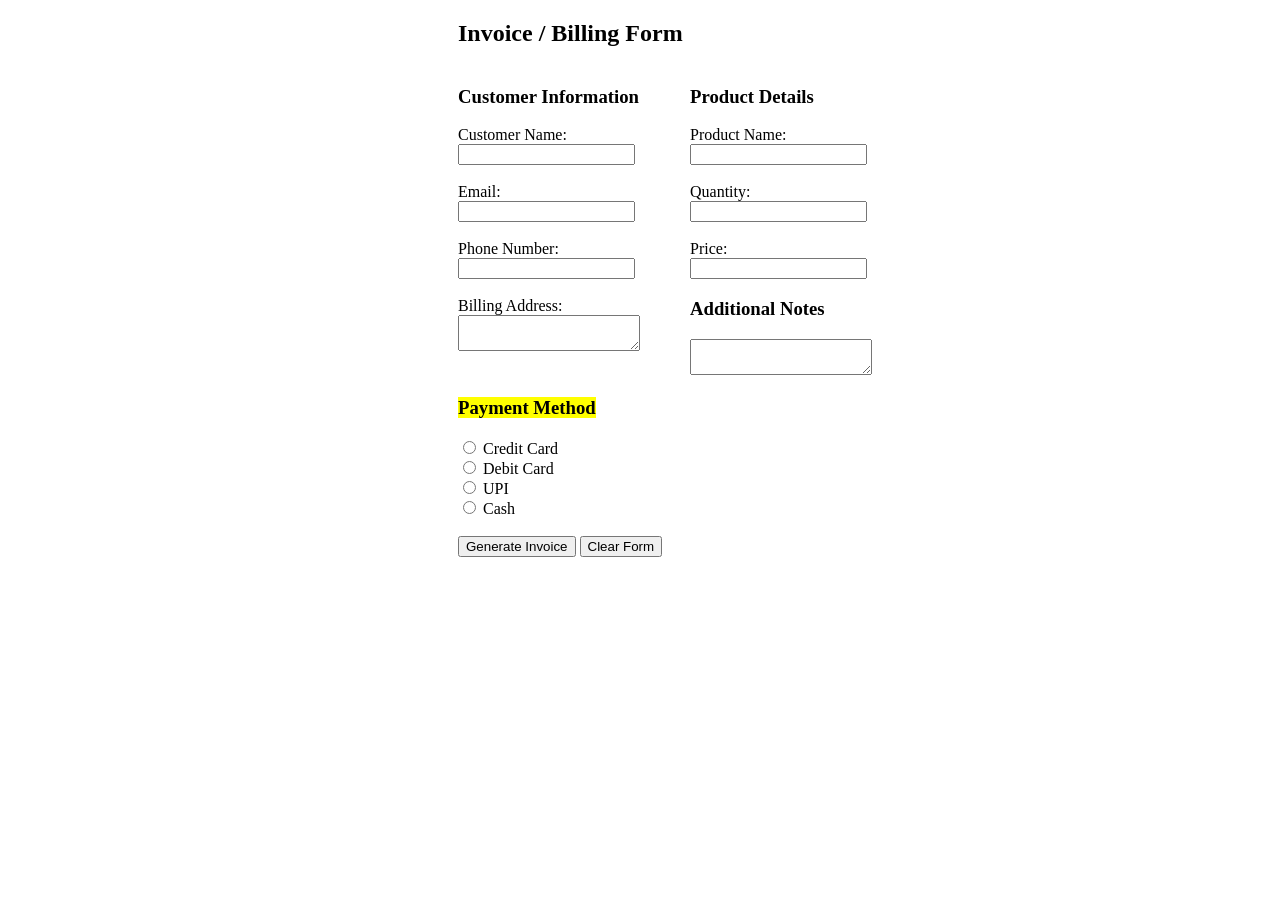
<file: forms/indexForm.html>
<!DOCTYPE html>
<html lang="en">
<head>
    <meta charset="UTF-8">
    <meta name="viewport" content="width=device-width, initial-scale=1.0">
    <title>Invoice Billing Form</title>
</head>
<body style="padding-left: 450px;">

<h2>Invoice / Billing Form</h2>

<form>
<div style="display: flex;">
    <div>
<h3>Customer Information</h3>

<label for>Customer Name:</label><br>
<input type="text" id="Cname" name="name"><br><br>

<label for>Email:</label><br>
<input type="email" id="email" name="email"><br><br>

<label for>Phone Number:</label><br>
<input type="tel"id="Pnumber" name="phone"><br><br>

<label for>Billing Address:</label><br>
<textarea name="address" id="Badderss"></textarea><br><br>

</div>

    <div style="padding-left: 50px;">
<h3>Product Details</h3>

    
<label for>Product Name:</label><br>
<input type="text" id="Pname" name="product"><br><br>

<label for>Quantity:</label><br>
<input type="number"id="quantity" name="quantity"><br><br>

<label for>Price:</label><br>
<input type="number" id="price"name="price">

<h3>Additional Notes</h4>
<textarea name="notes"></textarea>
</div>
</div>
<div>
<h3><mark>Payment Method</mark></h3>


<input type="radio" name="payment"> Credit Card<br>
<input type="radio" name="payment"> Debit Card<br>
<input type="radio" name="payment"> UPI<br>
<input type="radio" name="payment"> Cash<br><br>
</div>
<input type="submit" value="Generate Invoice">
<input type="reset" value="Clear Form">



</form>



</body>
</html>
</file>
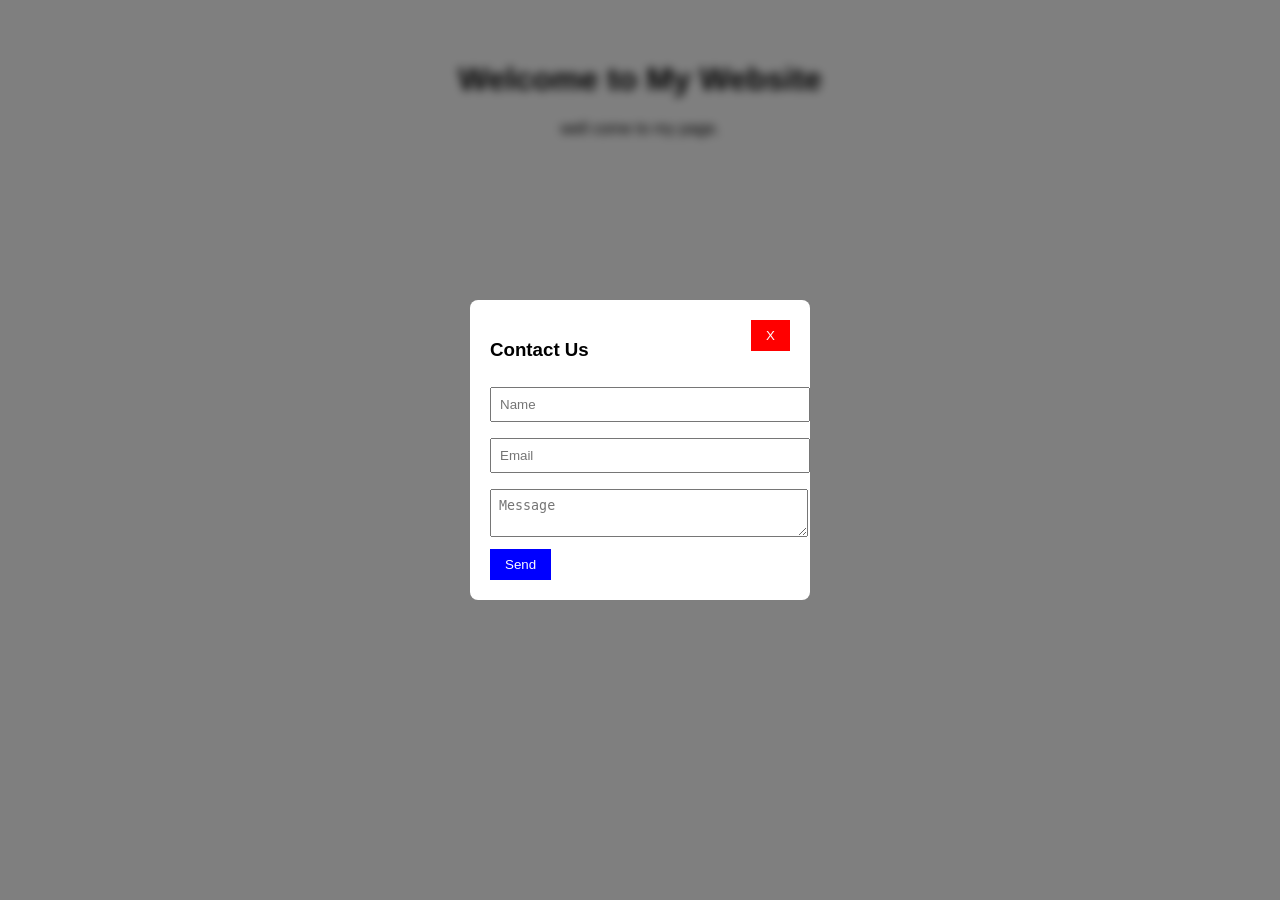
<file: forms/pop.html>
<!DOCTYPE html>
<html>
<head>
<title>Contact Popup</title>

<style>

body{
font-family: Arial;
margin:0;
}

/* Background website content */
.content{
padding:40px;
text-align:center;
}

/* Popup background */
.popup{
position:fixed;
top:0;
left:0;
width:100%;
height:100%;
background:rgba(0,0,0,0.5);
backdrop-filter: blur(5px);
display:flex;
justify-content:center;
align-items:center;
}

/* Form box */
.form-box{
background:white;
padding:20px;
width:300px;
border-radius:8px;
}

/* Input fields */
input, textarea{
width:100%;
padding:8px;
margin:8px 0;
}

/* Buttons */
button{
padding:8px 15px;
border:none;
background:blue;
color:white;
cursor:pointer;
}

.close{
background:red;
float:right;
}

</style>

</head>

<body>

<!-- Website Content -->
<div class="content">
<h1>Welcome to My Website</h1>
<p>well come to my page.</p>
</div>

<!-- Popup Contact Form -->
<div class="popup" id="popup">
<div class="form-box">

<button class="close" onclick="closePopup()">X</button>

<h3>Contact Us</h3>

<form>
<input type="text" placeholder="Name" required>
<input type="email" placeholder="Email" required>
<textarea placeholder="Message"></textarea>
<button onclick="closePopup()">Send</button>
</form>

</div>
</div>

<script>
function closePopup(){
document.getElementById("popup").style.display="none";
}
</script>

</body>
</html>
</file>
<file: style.css>
:root {
    --bg-color: #f0f2f5;
    --sidebar-color: #1e293b;
    --card-bg: #ffffff;
    --text-color: #050505;
    --accent-color: #ee0077;
}

/* Dark Theme */
[data-theme="dark"] {
    --bg-color: #000000;
    --sidebar-color: #4c1832;
    --card-bg: #d14f17;
    --text-color: blue;
    --accent-color: #03dac6;
}

/* Custom Theme */
[data-theme="custom"] {
    --bg-color: #15b3c5;
    --sidebar-color: #000000;
    --card-bg: #2d033b;
    --text-color: blue;
    --accent-color: #a013ce;
}

/* Reset */
body {
    margin: 0;
    font-family: 'Inter', Arial, sans-serif;
    background: var(--bg-color);
    color: white;
}

/* Layout */
.dashboard {
    display: flex;
    min-height: 100vh;
}

/* Sidebar */
.sidebar {
    width: 240px;
    background: var(--sidebar-color);
    color: #fff;
    padding: 20px;
    display: flex;
    flex-direction: column;
}

.sidebar h2 {
    text-align: center;
    margin-bottom: 25px;
}

.sidebar nav {
    display: flex;
    flex-direction: column;
    flex-grow: 1;
}

/* Menu */
.menu-item {
    padding: 12px;
    margin: 5px 0;
    border-radius: 8px;
    cursor: pointer;
    transition: 0.3s;
}

.menu-item:hover {
    background: rgba(11, 249, 106, 0.1);
}

.menu-item.active {
    background: var(--accent-color);
}

/* Logout */
.logout {
    margin-top: auto;
    background: #7f1d1d;
}

.logout:hover {
    background: #b91c1c;
}

/* Content */
.content {
    flex: 1;
    padding: 30px;
}

/* Header */
header {
    display: flex;
    justify-content: space-between;
    align-items: center;
    border-bottom: 2px solid var(--accent-color);
    padding-bottom: 15px;
}


.grid {
    display: grid;
    grid-template-columns: repeat(auto-fit, minmax(220px, 1fr));
    gap: 20px;
    margin-top: 20px;
}

.card {
    background: rgb(76, 137, 65);
    padding: 20px;
    border-radius: 12px;
    transition: 0.3s;
}

.card:hover {
    transform: translateY(-5px);
}


button {
    border: none;
    padding: 10px 15px;
    border-radius: 20px;
    background: var(--accent-color);
    color: #fff;
    cursor: pointer;
}

button:hover {
    opacity: 0.9;
}
</file>
